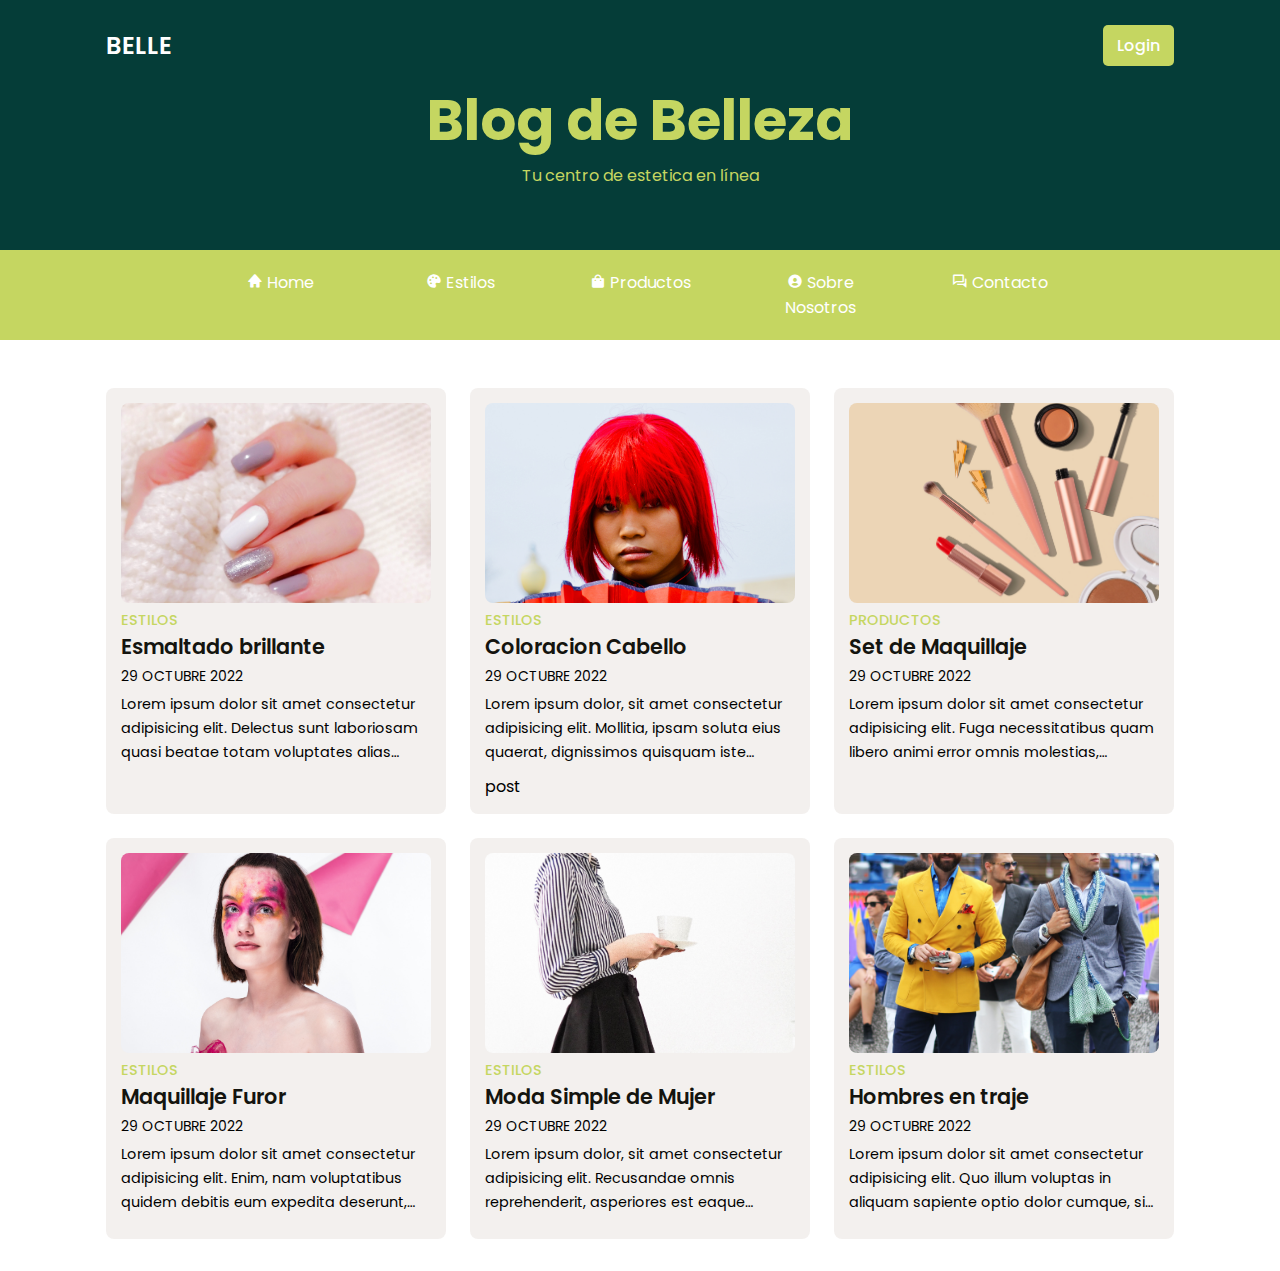
<file: index.html>
<!DOCTYPE html>
<html lang="en">
<head>
    <meta charset="UTF-8">
    <meta http-equiv="X-UA-Compatible" content="IE=edge">
    <meta name="viewport" content="width=device-width, initial-scale=1.0">
    <link rel="stylesheet" href="./style.css">
    <link href='https://unpkg.com/boxicons@2.1.4/css/boxicons.min.css' rel='stylesheet'>
    <title>Belle</title>
</head>
<body>
    <header>
        <div class="nav contenedor">
        <a href="#" class="logo">BELLE</a>
        <a href="#" class="login"> Login</a>
        </div>
    </header>
    <section class="home" id="home">
        <div class="texto-home contenedor">
            <h2 class="titulo-home">Blog de Belleza</h2>
            <span class="subtitulo-home">Tu centro de estetica en línea</span>
        </div>
    </section>
    <div class="menu">
        <ul>
            <li><a href = "#"><i class='bx bxs-home'></i> Home</a></li>
            <li><a href = "galeria.html"><i class='bx bxs-palette'></i> Estilos</a></li>
            <li><a href = "#"><i class='bx bxs-shopping-bag'></i> Productos</a></li>
            <li><a href = "#"><i class='bx bxs-user-circle'></i> Sobre Nosotros</a></li>
            <li><a href = "contacto.html"><i class='bx bx-conversation'></i> Contacto</a></li>
        </ul>
    </div>
    <section class="post contenedor">
        <div class="post-box">
            <img src="img\uñas.jpg" alt="" class="post-img">
            <h2 class="categoria">Estilos</h2>
            <a href="#" class="titulo-post">
                Esmaltado brillante
            </a>
            <span class="fecha-post">29 Octubre 2022</span>
            <p class="descripcion-post">Lorem ipsum dolor sit amet consectetur adipisicing elit. Delectus sunt laboriosam quasi beatae totam voluptates alias voluptate ipsum culpa soluta, tempore consectetur nemo autem sed optio est officia porro hic.</p>
        </div>
        <div class="post-box">
            <img src="img\dyed_hair.jpg" alt="" class="post-img">
            <h2 class="categoria">Estilos</h2>
            <a href="#" class="titulo-post">
                Coloracion Cabello
            </a>
            <span class="fecha-post">29 Octubre 2022</span>
            <p class="descripcion-post">Lorem ipsum dolor, sit amet consectetur adipisicing elit. Mollitia, ipsam soluta eius quaerat, dignissimos quisquam iste delectus accusamus doloribus aspernatur alias ducimus distinctio laudantium nulla, debitis maiores. Minus, rerum architecto?</p>post
        </div>
        <div class="post-box">
            <img src="img\makeup.jpg" alt="" class="post-img">
            <h2 class="categoria">Productos</h2>
            <a href="#" class="titulo-post">
                Set de Maquillaje
            </a>
            <span class="fecha-post">29 Octubre 2022</span>
            <p class="descripcion-post">Lorem ipsum dolor sit amet consectetur adipisicing elit. Fuga necessitatibus quam libero animi error omnis molestias, dolorem, quisquam illum iusto, accusantium quod saepe autem pariatur. Accusantium, in? Itaque, praesentium officiis.</p>
        </div>
        <div class="post-box">
            <img src="img\makeup_model.jpg" alt="" class="post-img">
            <h2 class="categoria">Estilos</h2>
            <a href="#" class="titulo-post">
                Maquillaje Furor
            </a>
            <span class="fecha-post">29 Octubre 2022</span>
            <p class="descripcion-post">Lorem ipsum dolor sit amet consectetur adipisicing elit. Enim, nam voluptatibus quidem debitis eum expedita deserunt, cupiditate odit aliquam molestias, impedit temporibus eligendi officiis unde? Minus ipsa repudiandae dolorum unde.</p>
        </div>
        <div class="post-box">
            <img src="img\moda.jpg" alt="" class="post-img">
            <h2 class="categoria">Estilos</h2>
            <a href="#" class="titulo-post">
                Moda Simple de Mujer
            </a>
            <span class="fecha-post">29 Octubre 2022</span>
            <p class="descripcion-post">Lorem ipsum dolor, sit amet consectetur adipisicing elit. Recusandae omnis reprehenderit, asperiores est eaque necessitatibus, beatae consequuntur consequatur animi odio facilis quia doloremque nam sequi at ad excepturi ipsa mollitia.</p>
        </div>
        <div class="post-box">
            <img src="img\moda_hombres.jpg" alt="" class="post-img">
            <h2 class="categoria">Estilos</h2>
            <a href="#" class="titulo-post">
                Hombres en traje
            </a>
            <span class="fecha-post">29 Octubre 2022</span>
            <p class="descripcion-post">Lorem ipsum dolor sit amet consectetur adipisicing elit. Quo illum voluptas in aliquam sapiente optio dolor cumque, sit totam soluta animi aliquid quam perferendis fuga error, similique veniam deleniti laudantium!</p>
        </div>
    </section>
    




</body>
</html>
</file>
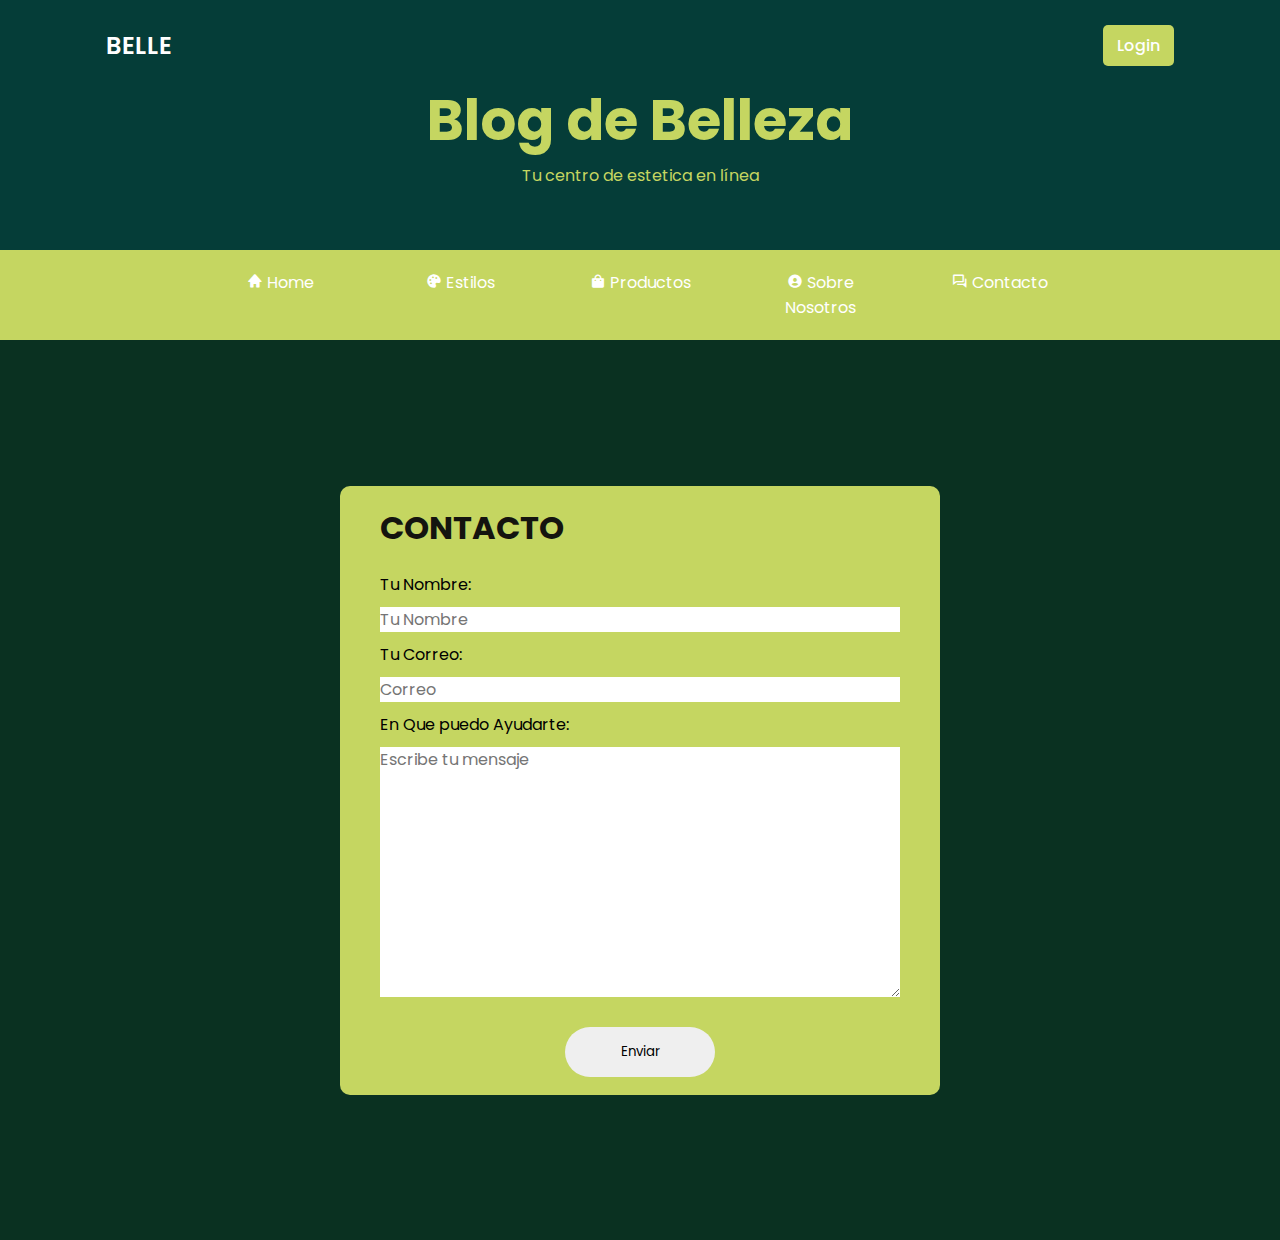
<file: contacto.html>
<!DOCTYPE html>
<html lang="en">
<head>
    <meta charset="UTF-8">
    <meta http-equiv="X-UA-Compatible" content="IE=edge">
    <meta name="viewport" content="width=device-width, initial-scale=1.0">
    <link rel="stylesheet" href="./style.css">
    <link href='https://unpkg.com/boxicons@2.1.4/css/boxicons.min.css' rel='stylesheet'>
    <title>Belle</title>
</head>
<body>
    <header>
        <div class="nav contenedor">
        <a href="#" class="logo">BELLE</a>
        <a href="#" class="login"> Login</a>
        </div>
    </header>
    <section class="home" id="home">
        <div class="texto-home contenedor">
            <h2 class="titulo-home">Blog de Belleza</h2>
            <span class="subtitulo-home">Tu centro de estetica en línea</span>
        </div>
    </section>
    <div class="menu">
        <ul>
            <li><a href = "index.html"><i class='bx bxs-home'></i> Home</a></li>
            <li><a href = "galeria.html"><i class='bx bxs-palette'></i> Estilos</a></li>
            <li><a href = "#"><i class='bx bxs-shopping-bag'></i> Productos</a></li>
            <li><a href = "#"><i class='bx bxs-user-circle'></i> Sobre Nosotros</a></li>
            <li><a href = "contacto.html"><i class='bx bx-conversation'></i> Contacto</a></li>
        </ul>
    </div>
    <div class="formulario">
    <form action="#">
        <h1>CONTACTO</h1>
        <label for="nombre">Tu Nombre:</label>
        <input type="text" id="nombre" placeholder="Tu Nombre" required>
        <label for="e-mail">Tu Correo:</label>
        <input type="text" id="e-mail" placeholder="Correo" required>
        <label for="mensaje">En Que puedo Ayudarte:</label>
        <textarea id="mensaje" rows="10" placeholder="Escribe tu mensaje"></textarea>
        <button type="submit">Enviar</button>
    </form>
    </div>
</body>
</html>
</file>
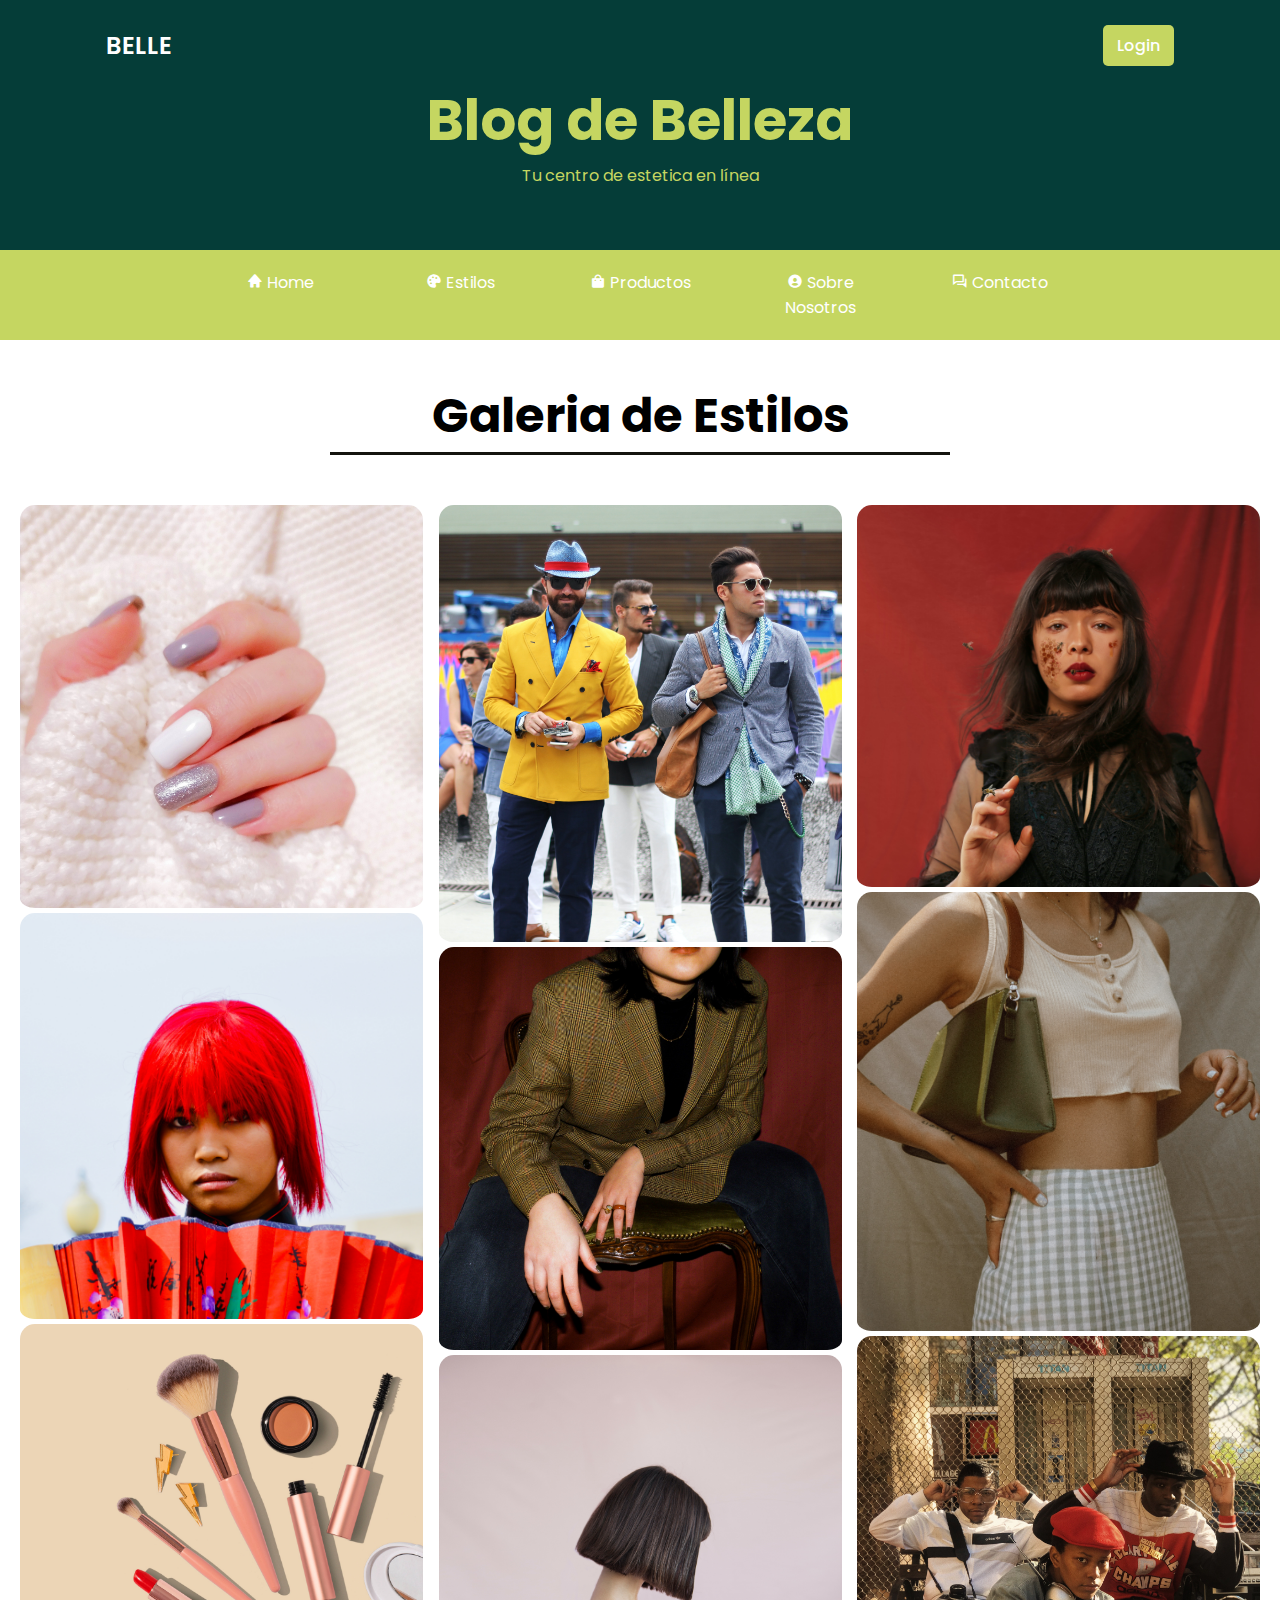
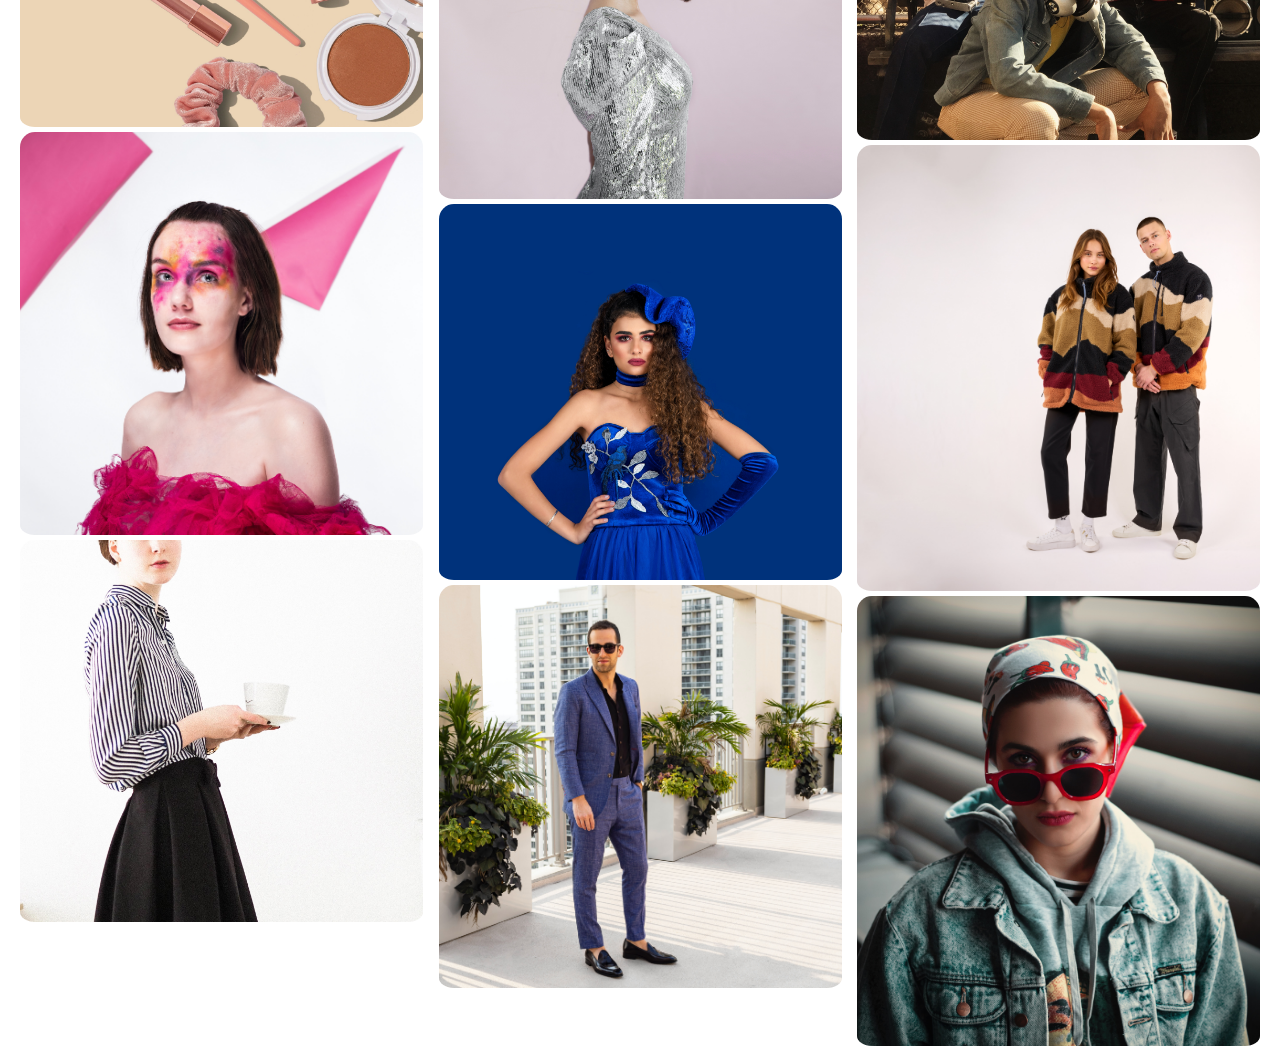
<file: galeria.html>
<!DOCTYPE html>
<html lang="en">
<head>
    <meta charset="UTF-8">
    <meta http-equiv="X-UA-Compatible" content="IE=edge">
    <meta name="viewport" content="width=device-width, initial-scale=1.0">
    <link rel="stylesheet" href="./style_gal.css">
    <link href='https://unpkg.com/boxicons@2.1.4/css/boxicons.min.css' rel='stylesheet'>
    <title>Belle</title>
</head>
<body>
    <header>
        <div class="nav contenedor">
        <a href="#" class="logo">BELLE</a>
        <a href="#" class="login"> Login</a>
        </div>
    </header>
    <section class="home" id="home">
        <div class="texto-home contenedor">
            <h2 class="titulo-home">Blog de Belleza</h2>
            <span class="subtitulo-home">Tu centro de estetica en línea</span>
        </div>
    </section>
    <div class="menu">
        <ul>
            <li><a href = "index.html"><i class='bx bxs-home'></i> Home</a></li>
            <li><a href = "galeria.html"><i class='bx bxs-palette'></i> Estilos</a></li>
            <li><a href = "#"><i class='bx bxs-shopping-bag'></i> Productos</a></li>
            <li><a href = "#"><i class='bx bxs-user-circle'></i> Sobre Nosotros</a></li>
            <li><a href = "contacto.html"><i class='bx bx-conversation'></i> Contacto</a></li>
        </ul>
    </div>
    <div class="cont-gal">
        <div class="head-gal">
            <h3>Galeria de Estilos</h3>
        </div>
        <div class="box">
            <div class="drop">
                <img src="galeria\1.jpg">
                <img src="galeria\2.jpg">
                <img src="galeria\3.jpg">
                <img src="galeria\4.jpg">
                <img src="galeria\5.jpg">
            </div>
            <div class="drop">
                <img src="galeria\6.jpg">
                <img src="galeria\7.jpg">
                <img src="galeria\8.jpg">
                <img src="galeria\9.jpg">
                <img src="galeria\10.jpg">
            </div>
            <div class="drop">
                <img src="galeria\11.jpg">
                <img src="galeria\12.jpg">
                <img src="galeria\13.jpg">
                <img src="galeria\14.jpg">
                <img src="galeria\15.jpg">
            </div>
        </div>
    </div>

</body>
</html>
</file>
<file: style.css>
@import url('https://fonts.googleapis.com/css2?family=Poppins:wght@400;500;600;700&display=swap');

*{
    font-family: 'Poppins', sans-serif;
    margin: 0;
    padding: 0;
    scroll-behavior: smooth;
    scroll-padding-top: 2rem;
    box-sizing: border-box;
}

/* :root{
    --color-contenedor: #3f7c85 ;
    --color-sec: #ff5f5d;
    --color-texto: #747e7e;
    --color-fondo: #fff; 
} */

:root{
    --color-contenedor: #053d38 ;
    --color-sec: #c5d661;
    --color-texto: #14140f;
    --color-fondo: #fff; 
}
::selection{
    color: var(--color-fondo);
    background-color: var(--color-sec);
}

a{
    text-decoration: none;
}

li{
    list-style: none;
}

img{
    width: 100%;
}

section{
    padding: 3rem 0 2rem;
}

.contenedor{
    max-width: 1068px;
    margin: auto;
    width: 100%;
}

header{
    position: fixed;
    top: 0;
    left: 0;
    width: 100%;
    z-index: 200;
    background-color: var(--color-contenedor);
}

.nav{
    display: flex;
    align-items: center;
    justify-content: space-between;
    padding: 25px 0;
}

.logo{
    font-size: 1.5rem;
    font-weight: 600;
    color: var(--color-fondo)
}

.shop{
    padding: 8px 14px;
    border-radius: 5px;
    font-weight: 500;
    background-color: var(--color-sec);
    color: var(--color-fondo);
}

.login{
    padding: 8px 14px;
    border-radius: 5px;
    font-weight: 500;
    background-color: var(--color-sec);
    color: var(--color-fondo);
}

.login:hover{
    background: #112349;
    transition: 0.3s;
}

.home {
    width: 100%;
    min-height: 250px;
    background:var(--color-contenedor) ;
    display: grid;
    justify-content: center;
    align-items: center;
}

.texto-home{
    color: var(--color-sec);
    text-align: center;
}

.titulo-home{
    font-size: 3.5rem;
}

.menu{
    background-color: var(--color-sec);
    text-align: center;
    position: relative;
}

.menu ul{
    display: inline-flex;
    list-style: none;
    color: var(--color-fondo);
}

.menu ul li{
    margin: 10px;
    padding: 10px;
    width: 160px;
}

.menu ul li a{
    text-decoration: none;
    color: var(--color-fondo);
}

.post{
    display: grid;
    grid-template-columns: repeat(auto-fit,minmax(280px, auto));
    justify-content: center;
    gap: 1.5rem;
}

.post-box {
    background-color: rgba(240, 237, 234, 0.808);
    box-shadow: 0 4px 14px hsl(355deg, 25%, 15% / 10%);
    padding: 15px;
    border-radius: 0.5rem;
}

.post-img{
    width: 100%;
    height: 200px;
    object-fit: cover;
    object-position: center;
    border-radius: 0.5rem;
}

.categoria{
    font-size: 0.9rem;
    font-weight: 500;
    text-transform: uppercase;
    color: var(--color-sec);
}

.titulo-post{
    font-size: 1.3rem;
    font-weight: 600;
    color: var(--color-texto);
    display: -webkit-box;
    -webkit-line-clamp: 2;
    -webkit-box-orient: vertical;
    overflow: hidden;
}

.fecha-post{
    display: flex;
    font-size: 0.875rem;
    text-transform: uppercase;
    font-weight: 400;
    margin-top: 4px;
}

.descripcion-post{
    font-size: 0.9rem;
    line-height: 1.5rem;
    margin: 5px 0 10px;
    display: -webkit-box;
    -webkit-line-clamp: 3;
    -webkit-box-orient: vertical;
    overflow: hidden;
}

.formulario{
    width: 100%;
    height: 100vh;
    background-color:#0a3121;
    display: flex;
    align-items: center;
    justify-content: center;
}

form{
    background-color: var(--color-sec);
    display: flex;
    flex-direction: column;
    padding: 18px 40px;
    width: 90%;
    max-width: 600px;
    border-radius: 10px;
}

form h1{
    color: var(--color-texto);
    font-weight: 700;
    margin-bottom: 20px;
}

form input, form textarea{
    border: 0;
    margin: 10px 0;
    background: #fff;
    font-size: 16px;
}

form button{
    padding: 15px;
    font: 18px;
    border: 0;
    outline: none;
    width: 150px;
    margin: 20px auto 0;
    border-radius: 30px;
}
</file>
<file: style_gal.css>
@import url('https://fonts.googleapis.com/css2?family=Poppins:wght@400;500;600;700&display=swap');

*{
    font-family: 'Poppins', sans-serif;
    margin: 0;
    padding: 0;
    scroll-behavior: smooth;
    scroll-padding-top: 2rem;
    box-sizing: border-box;
}

/* :root{
    --color-contenedor: #3f7c85 ;
    --color-sec: #ff5f5d;
    --color-texto: #747e7e;
    --color-fondo: #fff; 
} */

:root{
    --color-contenedor: #053d38 ;
    --color-sec: #c5d661 ;
    --color-texto: #14140f;
    --color-fondo: #fff; 
}
::selection{
    color: var(--color-fondo);
    background-color: var(--color-sec);
}

img{
    width: 100%;
    padding-bottom: 5px;
    border-radius: 15px;
}

a{
    text-decoration: none;
}

li{
    list-style: none;
}

section{
    padding: 3rem 0 2rem;
}

.contenedor{
    max-width: 1068px;
    margin: auto;
    width: 100%;
}

header{
    position: fixed;
    top: 0;
    left: 0;
    width: 100%;
    z-index: 200;
    background-color: var(--color-contenedor);
}

.nav{
    display: flex;
    align-items: center;
    justify-content: space-between;
    padding: 25px 0;
}

.logo{
    font-size: 1.5rem;
    font-weight: 600;
    color: var(--color-fondo)
}

.shop{
    padding: 8px 14px;
    border-radius: 5px;
    font-weight: 500;
    background-color: var(--color-sec);
    color: var(--color-fondo);
}

.login{
    padding: 8px 14px;
    border-radius: 5px;
    font-weight: 500;
    background-color: var(--color-sec);
    color: var(--color-fondo);
}

.login:hover{
    background: #112349;
    transition: 0.3s;
}

.home {
    width: 100%;
    min-height: 250px;
    background:var(--color-contenedor) ;
    display: grid;
    justify-content: center;
    align-items: center;
}

.texto-home{
    color: var(--color-sec);
    text-align: center;
}

.titulo-home{
    font-size: 3.5rem;
}

.menu{
    background-color: var(--color-sec);
    text-align: center;
    position: relative;
}

.menu ul{
    display: inline-flex;
    list-style: none;
    color: var(--color-fondo);
}

.menu ul li{
    margin: 10px;
    padding: 10px;
    width: 160px;
}

.menu ul li a{
    text-decoration: none;
    color: var(--color-fondo);
}

.cont-gal{
    display: flex;
    flex-direction: column;
    justify-content: center;
    align-items: center;
    text-align: center;
    margin: 40px 20px 0 20px;
}

.cont-gal .head-gal{
    width: 50%;
    padding-bottom: 50px;
}

.cont-gal .head-gal h3{
    font-size: 3em;
    font-weight: bolder;
    border-bottom: 3px solid var(--color-texto);
}

.cont-gal .box{
    display: flex;
    flex-direction: row;
    justify-content: space-between;
}

.cont-gal .box .drop{
    display: flex;
    flex-direction: column;
    width: 32.5%;
}
</file>
